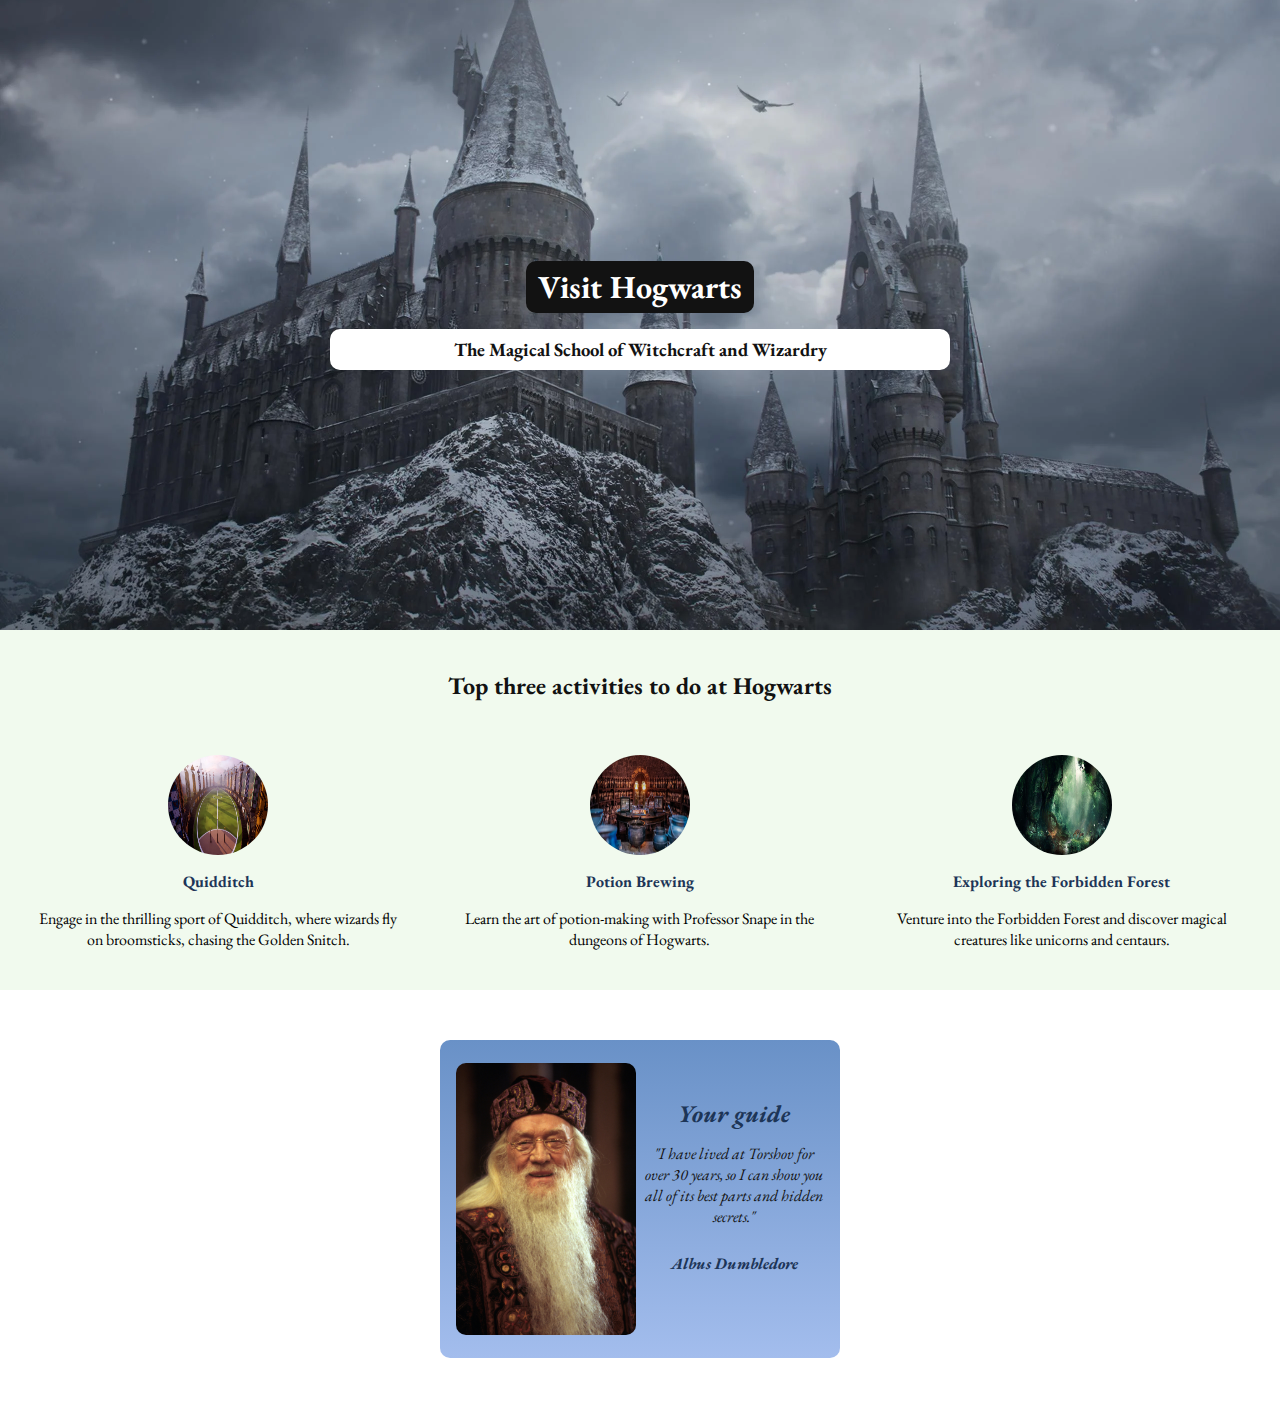
<file: 01-Hometown Homepage/index.html>
<!DOCTYPE html>
<html lang="en">
  <head>
    <meta charset="UTF-8" />
    <meta name="viewport" content="width=device-width, initial-scale=1.0" />
    <title>Hometown Homepage</title>
    <!-- Google Fonts -->
    <link rel="preconnect" href="https://fonts.googleapis.com" />
    <link rel="preconnect" href="https://fonts.gstatic.com" crossorigin />
    <link
      href="https://fonts.googleapis.com/css2?family=EB+Garamond:ital,wght@0,400..800;1,400..800&display=swap"
      rel="stylesheet"
    />

    <!-- Custom CSS -->
    <link rel="stylesheet" href="styles.css" />
  </head>
  <body>
    <!-- HERO SECTION -->
    <section id="hero">
      <div class="container">
        <h1 class="hero-title">Visit Hogwarts</h1>
        <h2 class="hero-subtitle">
          The Magical School of Witchcraft and Wizardry
        </h2>
      </div>
    </section>

    <!-- ACTIVITIES SECTION -->
    <section id="activities">
      <div class="container">
        <h3 class="activities-title">Top three activities to do at Hogwarts</h3>
        <section class="card-wrapper">
          <article class="card">
            <div class="card-img">
              <img
                src="./images/quidditch.jpg"
                alt="A Quidditch field with goalposts"
              />
            </div>

            <h4 class="activity-title">Quidditch</h4>
            <p class="activity-desc">
              Engage in the thrilling sport of Quidditch, where wizards fly on
              broomsticks, chasing the Golden Snitch.
            </p>
          </article>
          <article class="card">
            <div class="card-img">
              <img
                src="./images/potionbrewing.jpg"
                alt="A collection of potion bottles"
              />
            </div>

            <h4 class="activity-title">Potion Brewing</h4>
            <p class="activity-desc">
              Learn the art of potion-making with Professor Snape in the
              dungeons of Hogwarts.
            </p>
          </article>
          <article class="card">
            <div class="card-img">
              <img
                src="./images/forbiddenforest.jpg"
                alt="The dark and mysterious Forbidden Forest with magical creatures"
              />
            </div>

            <h4 class="activity-title">Exploring the Forbidden Forest</h4>
            <p class="activity-desc">
              Venture into the Forbidden Forest and discover magical creatures
              like unicorns and centaurs.
            </p>
          </article>
        </section>
      </div>
    </section>

    <!-- GUIDE SECTION -->
    <section id="guide">
      <div class="container">
        <div class="guide-content">
          <div class="guide-text">
            <h3 class="guide-title">Your guide</h3>
            <p class="guide-text">
              "I have lived at Torshov for over 30 years, so I can show you all
              of its best parts and hidden secrets."
            </p>
            <h4 class="guide-name">Albus Dumbledore</h4>
          </div>
          <div class="guide-img">
            <img
              src="./images/guide.jpg"
              class="guide-img"
              alt="Portrait of Albus Dumbledore, the wise headmaster of Hogwarts"
            />
          </div>
        </div>
      </div>
    </section>
  </body>
</html>
</file>
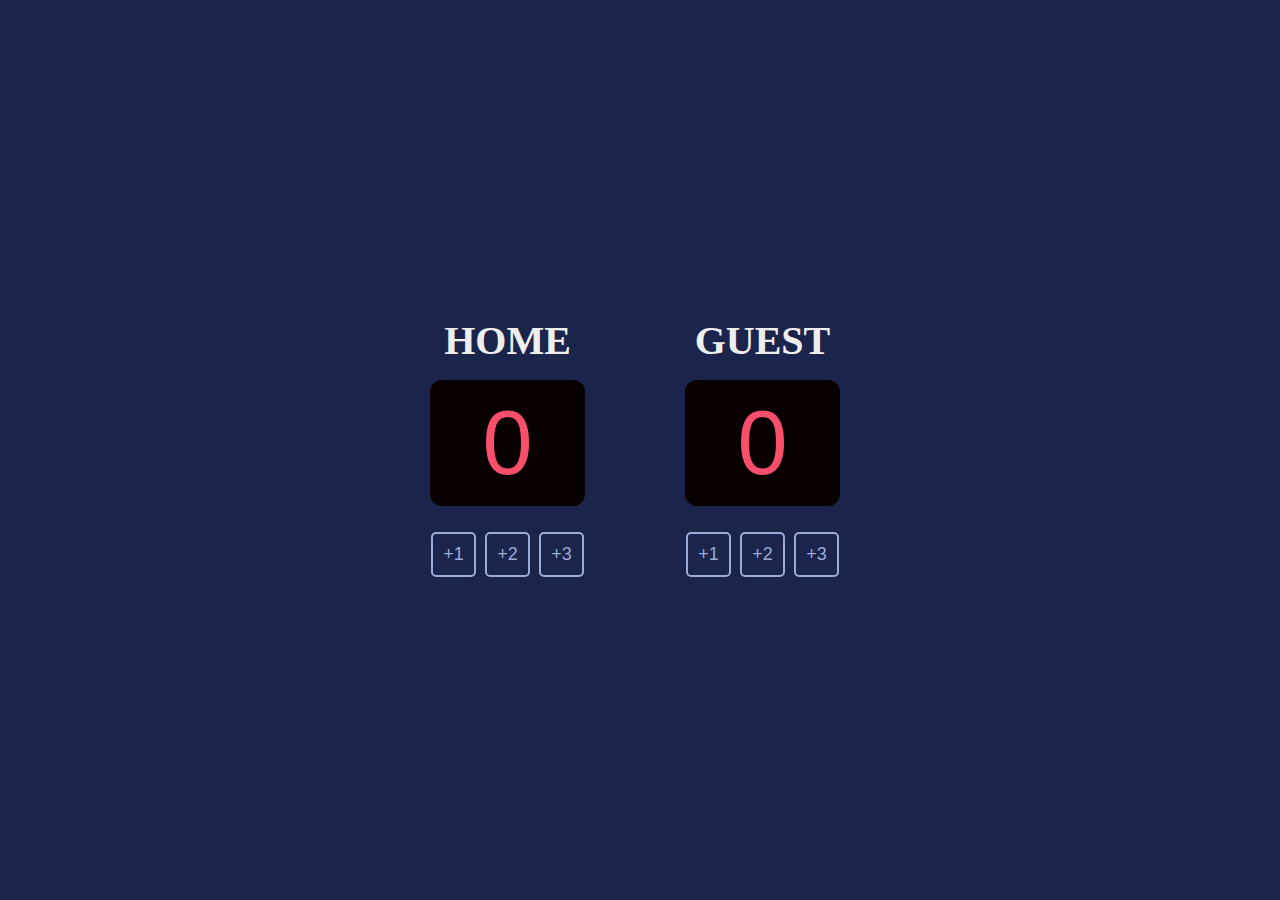
<file: 02-Basketball Scoreboard/index.html>
<!DOCTYPE html>
<html lang="en">
  <head>
    <meta charset="UTF-8" />
    <meta name="viewport" content="width=device-width, initial-scale=1.0" />
    <title>Basketball Scoreboard</title>
    <!-- Cursed Timer Ulil Font -->
    <link
      href="https://fonts.cdnfonts.com/css/cursed-timer-ulil"
      rel="stylesheet"
    />

    <!-- Custom CSS -->
    <link rel="stylesheet" href="styles.css" />
  </head>
  <body>
    <div class="container">
      <div class="boards">
        <div class="board">
          <h2 class="board-title">Home</h2>
          <div class="point">
            <p class="board-point home">0</p>
          </div>
          <div class="btn-group">
            <div class="btn-add home">+1</div>
            <div class="btn-add home">+2</div>
            <div class="btn-add home">+3</div>
          </div>
        </div>
        <div class="board">
          <h2 class="board-title">Guest</h2>
          <div class="point">
            <span class="board-point guest">0</span>
          </div>
          <div class="btn-group">
            <div class="btn-add guest">+1</div>
            <div class="btn-add guest">+2</div>
            <div class="btn-add guest">+3</div>
          </div>
        </div>
      </div>
    </div>
    <script src="./script.js"></script>
  </body>
</html>
</file>
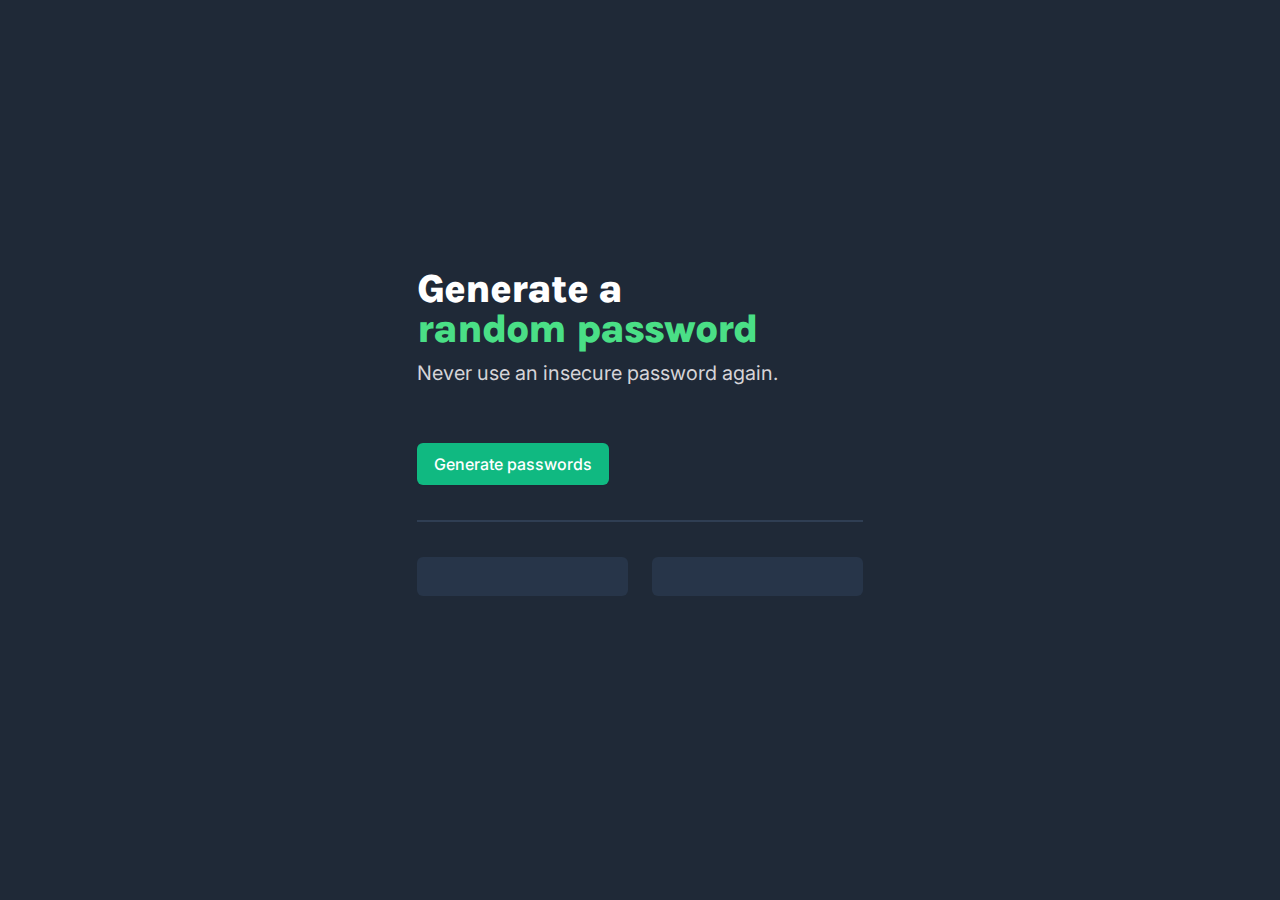
<file: 03-Password Generator/index.html>
<!DOCTYPE html>
<html lang="en">
  <head>
    <meta charset="UTF-8" />
    <meta name="viewport" content="width=device-width, initial-scale=1.0" />
    <title>Password Generator</title>
    <!-- Google Fonts -->
    <link rel="preconnect" href="https://fonts.googleapis.com" />
    <link rel="preconnect" href="https://fonts.gstatic.com" crossorigin />
    <link
      href="https://fonts.googleapis.com/css2?family=Inter:ital,opsz,wght@0,14..32,100..900;1,14..32,100..900&family=Karla:ital,wght@0,200..800;1,200..800&display=swap"
      rel="stylesheet"
    />

    <!-- Custom CSS -->
    <link rel="stylesheet" href="styles.css" />
  </head>
  <body>
    <main>
      <header>
        <h1 class="header-title">
          Generate a <span class="highlight">random password</span>
        </h1>
        <p class="header-subtitle">Never use an insecure password again.</p>
      </header>
      <section class="generator">
        <button class="generator-cta" id="btn-generate">Generate passwords</button>
      </section>
      <section class="result">
        <p class="result-display" id="opt-1"></p>
        <p class="result-display" id="opt-2"></p>
      </section>
    </main>
    <script src="./script.js"></script>
  </body>
</html>
</file>
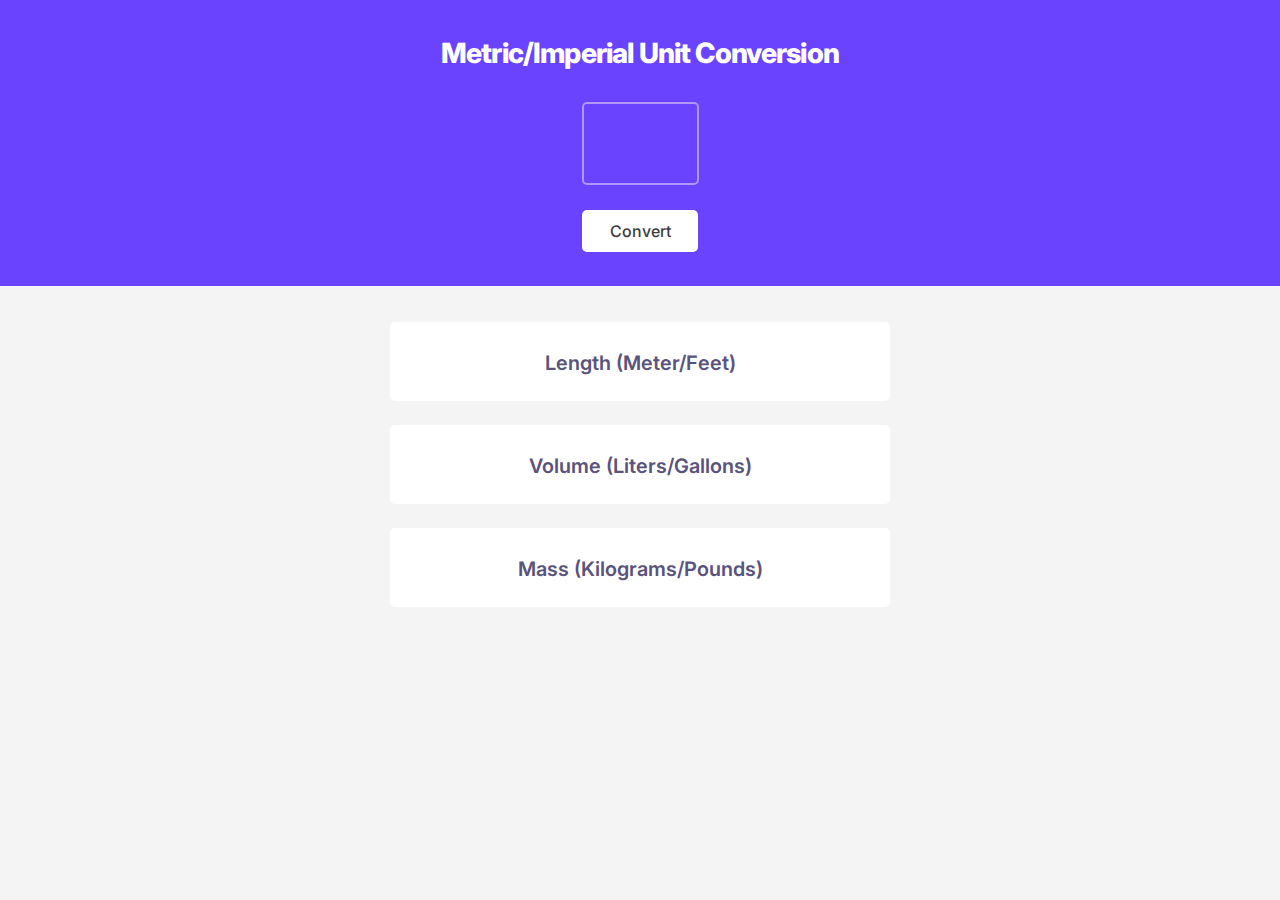
<file: 04-Unit Converter/index.html>
<!DOCTYPE html>
<html lang="en">
  <head>
    <meta charset="UTF-8" />
    <meta name="viewport" content="width=device-width, initial-scale=1.0" />
    <title>Unit Converter</title>

    <!-- Google Fonts -->
    <link rel="preconnect" href="https://fonts.googleapis.com" />
    <link rel="preconnect" href="https://fonts.gstatic.com" crossorigin />
    <link
      href="https://fonts.googleapis.com/css2?family=Inter:ital,opsz,wght@0,14..32,100..900;1,14..32,100..900&display=swap"
      rel="stylesheet"
    />

    <!-- Custom CSS -->
    <link rel="stylesheet" href="styles.css" />
  </head>
  <body>
    <main>
      <form id="myForm">
        <header>
          <h1>Metric/Imperial Unit Conversion</h1>
          <input type="number" name="input" id="input" />
          <button type="submit" id="btn-convert">Convert</button>
        </header>
      </form>
      <section class="output">
        <article class="card">
          <h2>Length (Meter/Feet)</h2>
          <p id="length"></p>
        </article>
        <article class="card">
          <h2>Volume (Liters/Gallons)</h2>
          <p id="volume"></p>
        </article>
        <article class="card">
          <h2>Mass (Kilograms/Pounds)</h2>
          <p id="mass"></p>
        </article>
      </section>
    </main>
    <script src="./script.js"></script>
  </body>
</html>
</file>
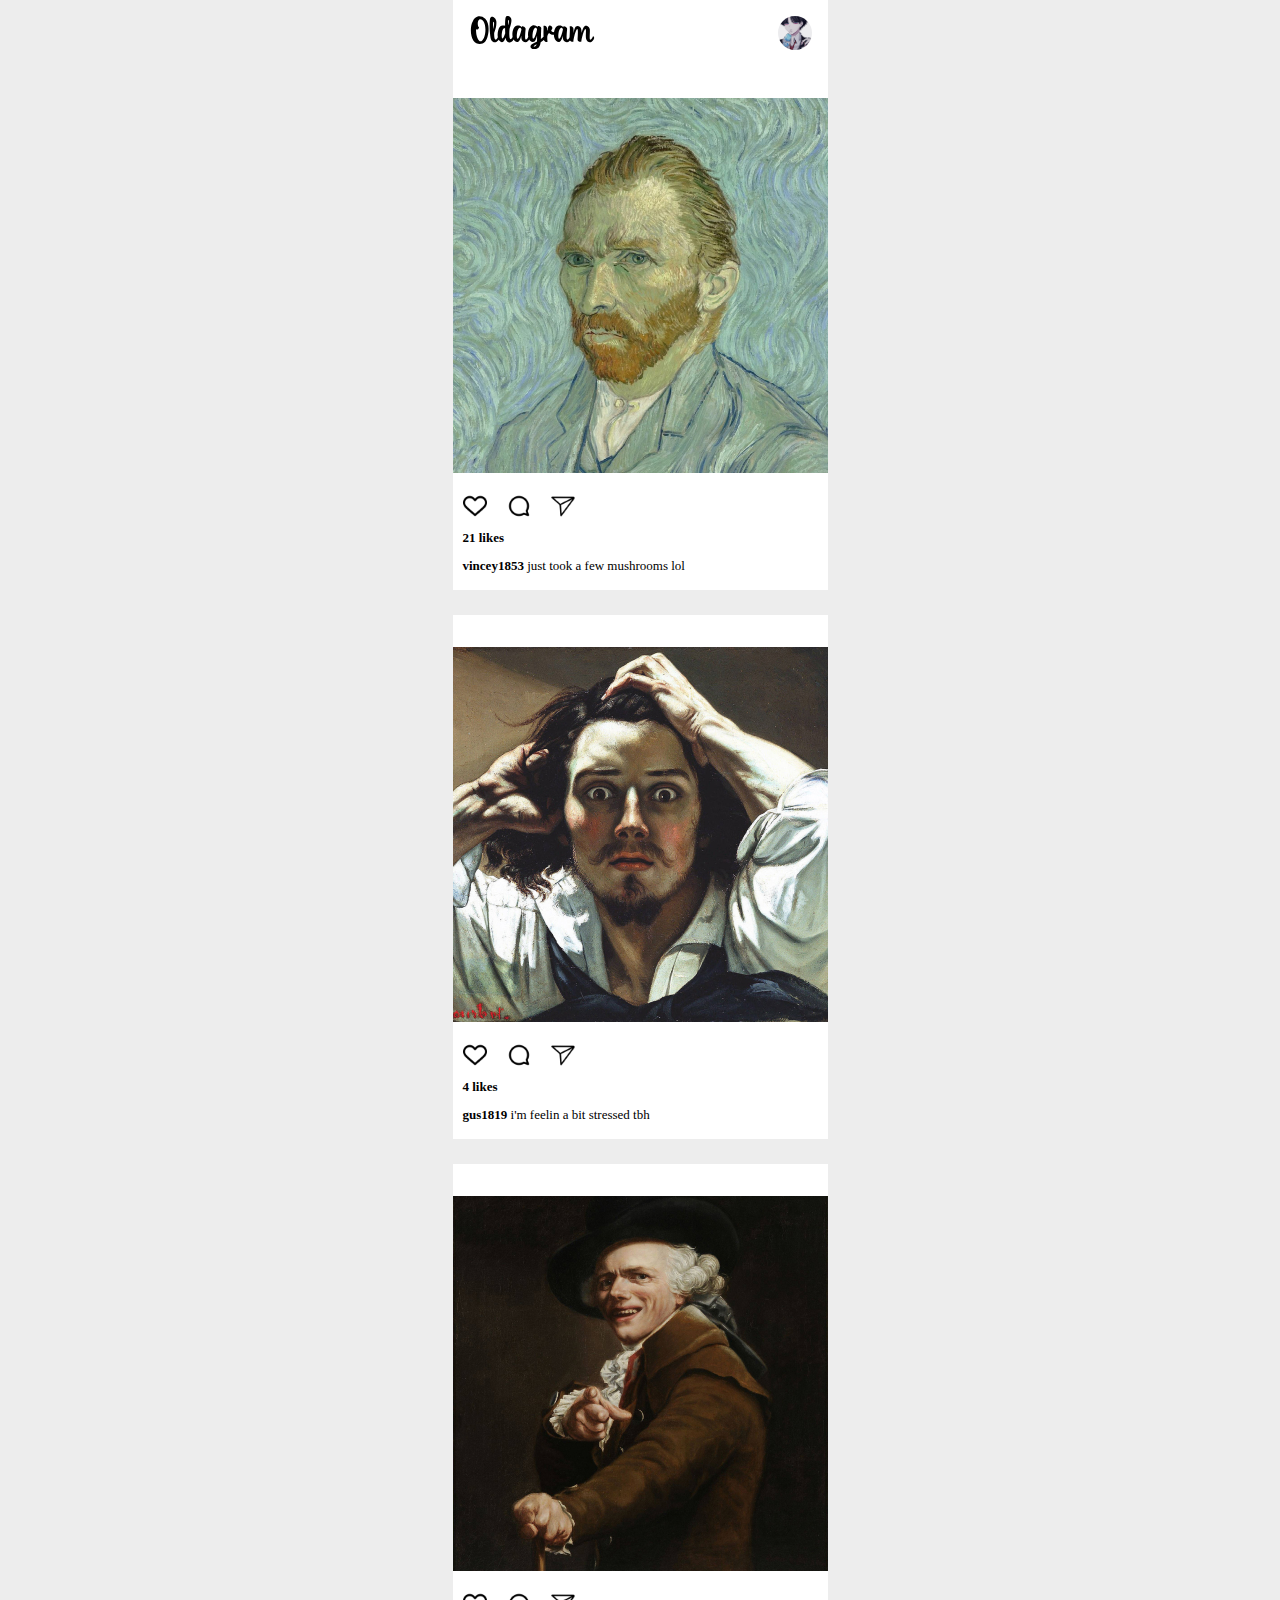
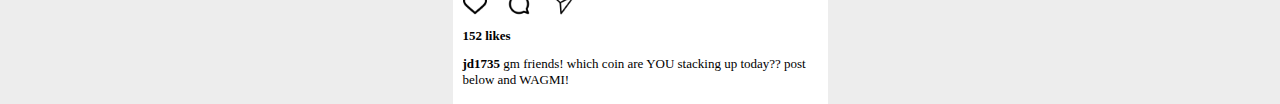
<file: 05-Oldagram/index.html>
<!DOCTYPE html>
<html lang="en">
  <head>
    <meta charset="UTF-8" />
    <meta name="viewport" content="width=device-width, initial-scale=1.0" />
    <title>Oldagram</title>

    <!-- Google Fonts -->
    <link rel="preconnect" href="https://fonts.googleapis.com" />
    <link rel="preconnect" href="https://fonts.gstatic.com" crossorigin />
    <link
      href="https://fonts.googleapis.com/css2?family=Source+Sans+3:ital,wght@0,200..900;1,200..900&display=swap"
      rel="stylesheet"
    />

    <!-- Custom CSS -->
    <link rel="stylesheet" href="styles.css" />

    <!-- Custom JS -->
    <script src="./script.js" defer></script>
  </head>
  <body>
    <div class="container">
      <header>
        <nav>
          <a href="#" class="nav-brand">
            <img src="./images/logo.svg" alt="Oldargram logo" />
          </a>
          <div class="nav-profile">
            <img src="./images/avatar.jpg" alt="Avatar" />
          </div>
        </nav>
      </header>
      <main></main>
    </div>
  </body>
</html>
</file>
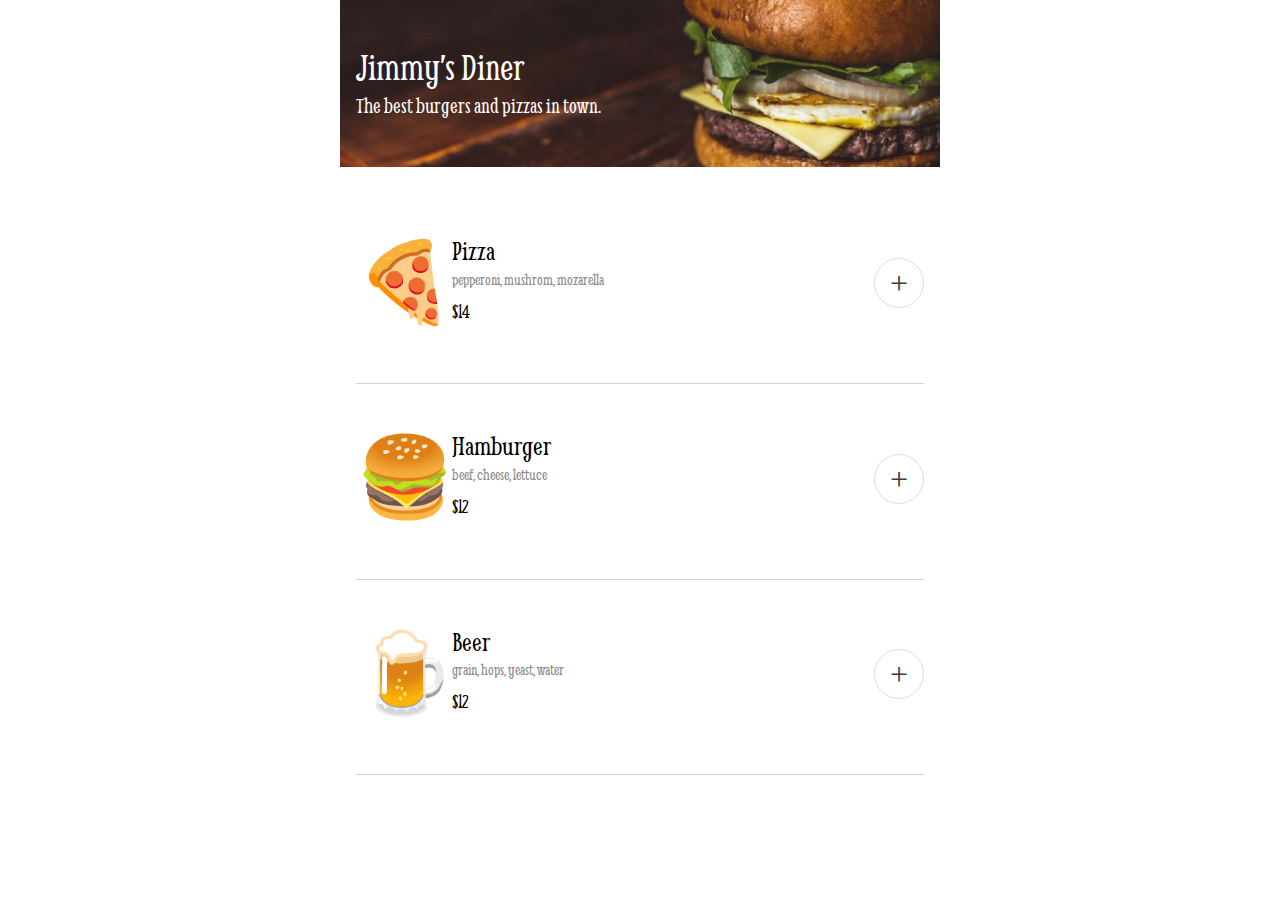
<file: 06-Restaurant Ordering App/index.html>
<!DOCTYPE html>
<html lang="en">
  <head>
    <meta charset="UTF-8" />
    <meta name="viewport" content="width=device-width, initial-scale=1.0" />
    <title>Mobile Restaurant Ordering App</title>

    <!-- Google Fonts -->
    <link rel="preconnect" href="https://fonts.googleapis.com" />
    <link rel="preconnect" href="https://fonts.gstatic.com" crossorigin />
    <link
      href="https://fonts.googleapis.com/css2?family=Smythe&display=swap"
      rel="stylesheet"
    />

    <!-- Custom CSS -->
    <link rel="stylesheet" href="styles.css" />

    <!-- Custom JS -->
    <script src="./script.js" defer></script>
  </head>
  <body>
    <header class="header container">
      <h1>Jimmy’s Diner</h1>
      <p>The best burgers and pizzas in town.</p>
    </header>
    <main class="container"></main>
    <div id="modal" class="modal">
      <div class="modal-content">
        <h2 class="modal-title">Enter card details</h2>
        <form id="myform">
          <div class="form-group">
            <label for="name" class="sr-only">Name</label>
            <input
              type="text"
              name="name"
              id="name"
              placeholder="Enter your name"
              required
            />
          </div>
          <div class="form-group">
            <label for="card" class="sr-only">Card Number</label>
            <input
              type="number"
              name="card"
              id="card"
              placeholder="Enter card number"
              required
            />
          </div>
          <div class="form-group">
            <label for="cvv" class="sr-only">CVV</label>
            <input
              type="number"
              name="cvv"
              id="cvv"
              placeholder="Enter CVV"
              required
            />
          </div>
          <button type="submit" class="btn-payment">Pay</button>
        </form>
      </div>
    </div>
  </body>
</html>
</file>
<file: 01-Hometown Homepage/styles.css>
* {
  margin: 0;
  padding: 0;
  box-sizing: border-box;
}

html {
  font-family: 'EB Garamond', serif;
}

body {
  min-height: 100vh;
}

img {
  display: block;
  width: 100%;
  height: 100%;
}

.container {
  width: 100%;
  padding-inline: 16px;
}

#hero {
  height: 70vh;
  background-image: url('./images/hogwart.webp');
  background-position: center;
  background-size: cover;
  display: grid;
  place-items: center;
  text-align: center;
}

.hero-title {
  max-width: max-content;
  margin-inline: auto;
  margin-bottom: 16px;
  padding: 5px 12px;
  color: #ffffff;
  background-color: #121212;
  border-radius: 10px;
  font-size: clamp(28px, 5vw, 32px);
}

.hero-subtitle {
  width: 50%;
  margin-inline: auto;
  padding: 8px 28px;
  color: #121212;
  background-color: #ffffff;
  border-radius: 10px;
  font-size: 18.72px;
}

#activities {
  background-color: #f1faee;
  padding-block: 40px;
}

.activities-title {
  margin-bottom: 54px;
  color: #121212;
  font-size: 24px;
  text-align: center;
}

.card-wrapper {
  display: grid;
  grid-template-columns: 1fr;
  gap: 25px;
}

.card {
  padding-inline: 12px;
  display: flex;
  flex-direction: column;
  align-items: center;
  text-align: center;
  gap: 16px;
}

.card-img {
  width: 100px;
  height: 100px;
  border-radius: 50%;
  overflow: hidden;
}

.activity-title {
  color: #1d3557;
  font-size: 16px;
}

#guide {
  width: 400px;
  margin: 50px auto;
  background-image: linear-gradient(to top, #a3bded 0%, #6991c7 100%);
  border-radius: 10px;
}

.guide-content {
  display: flex;
  flex-direction: column;
  gap: 8px;
  padding: 16px;
  height: 100%;
}

.guide-text {
  order: 2;
}

.guide-title {
  color: #1d3557;
  text-align: center;
  font-size: 24px;
  margin-bottom: 14px;
}

.guide-text {
  color: #121212;
  text-align: center;
  font-size: 16px;
  font-style: italic;
  margin-bottom: 26px;
}

.guide-name {
  color: #1d3557;
  text-align: center;
  font-size: 16px;
}

.guide-img {
  width: 100%;
  border-radius: 10px;
}

@media screen and (min-width: 1280px) {
  .container {
    max-width: 1240px;
    margin-inline: auto;
    padding: 0;
  }

  .card-wrapper {
    grid-template-columns: repeat(3, 1fr);
  }

  .guide-content {
    flex-direction: row;
    align-items: center;
    padding-block: 23px;
  }

  .guide-img {
    width: 180px;
  }
}
</file>
<file: 02-Basketball Scoreboard/styles.css>
:root {
  --white-clr: #eee;
  --black-clr: #080001;
  --red-clr: #f94f6d;
  --light-blue-clr: #9aabd8;
  --navy-blue-clr: #1b244a;

  --ff-score: 'Cursed Timer ULiL', sans-serif;
}

* {
  margin: 0;
  padding: 0;
  box-sizing: border-box;
}

body {
  min-height: 100vh;
  background-color: var(--navy-blue-clr);
  display: grid;
  place-items: center;
}

.container {
  width: 100%;
  padding-inline: 16px;
}

.boards {
  display: flex;
  flex-direction: column;
  gap: 32px;
}

.board-title {
  color: var(--white-clr);
  font-family: Verdana;
  font-size: 40px;
  font-weight: 700;
  text-align: center;
  text-transform: uppercase;
  line-height: 35.893px;
  margin-bottom: 21px;
}

.point {
  min-width: 155px;
  max-width: max-content;
  width: 100%;
  margin-inline: auto;
  margin-bottom: 26px;
  background-color: var(--black-clr);
  border-radius: 12px;
  display: grid;
  place-items: center;
}

.board-point {
  color: var(--red-clr);
  text-align: center;
  font-family: var(--ff-score);
  font-size: 90px;
  line-height: 126.666px;
}

.btn-group {
  display: flex;
  align-items: center;
  justify-content: center;
  gap: 9px;
}

.btn-add {
  width: 45px;
  height: 45px;
  display: grid;
  place-items: center;
  background-color: transparent;
  border: 2px solid var(--light-blue-clr);
  border-radius: 5px;
  cursor: pointer;
  color: var(--light-blue-clr);
  text-align: center;
  font-family: var(--ff-score);
  font-size: 18px;
  font-style: normal;
  font-weight: 400;
  line-height: 27.812px;
}

@media screen and (min-width: 768px) {
  .container {
    max-width: 420px;
    margin-inline: auto;
    padding-inline: 0;
  }

  .boards {
    flex-direction: row;
    gap: 100px;
  }
}
</file>
<file: 03-Password Generator/styles.css>
* {
  margin: 0;
  padding: 0;
  box-sizing: border-box;
}

body {
  min-height: 100vh;
  font-family: 'Inter', sans-serif;
  display: grid;
  place-items: center;
  background-color: #1f2937;
}

.header-title {
  font-family: 'Karla', sans-serif;
  color: #ffffff;
  font-family: Karla;
  font-size: 2.5rem;
  font-weight: 800;
  line-height: 40px;
  letter-spacing: -1px;
  margin-bottom: 10px;
}

.highlight {
  color: #4adf86;
  display: block;
}

.header-subtitle {
  color: #d5d4d8;
  font-size: 1.25rem;
  line-height: 28px;
  margin-bottom: 21px;
}

.generator {
  border-bottom: 2px solid #2f3e53;
  padding-block: 35px;
}

.generator-cta {
  display: inline-flex;
  padding: 9px 17px;
  justify-content: center;
  align-items: center;
  gap: 12px;
  color: #ffffff;
  background: #10b981;
  border: none;
  border-radius: 6px;
  box-shadow: 0px 1px 2px 0px rgba(0, 0, 0, 0.05);
  font-family: Inter;
  font-size: 1rem;
  font-weight: 500;
  line-height: 24px;
  cursor: pointer;
}

.result {
  padding-block: 35px;
  display: grid;
  grid-template-columns: repeat(2, 1fr);
  gap: 24px;
}

.result-display {
  width: 211px;
  height: 39px;
  border-radius: 6px;
  background: #273549;
  color: #55f991;
  font-size: 1rem;
  font-style: normal;
  font-weight: 500;
  line-height: 32px;
  text-align: center;
}
</file>
<file: 04-Unit Converter/styles.css>
* {
  margin: 0;
  padding: 0;
  box-sizing: border-box;
  font-family: Inter;
}

body {
  background-color: #f4f4f4;
}

header {
  padding-block: 34px;
  background-color: #6943ff;
  display: flex;
  flex-direction: column;
  align-items: center;
  gap: 25px;
}

header h1 {
  color: #fff;
  font-size: 1.75rem;
  font-weight: 800;
  line-height: 38px;
  letter-spacing: -0.84px;
  padding-bottom: 5px;
}

header input {
  width: 117px;
  height: 83px;
  background-color: transparent;
  border: 2px solid #b295ff;
  border-radius: 5px;
  outline: none;
  color: #fff;
  text-align: center;
  font-family: Inter;
  font-size: 58px;
  font-style: normal;
  font-weight: 800;
  line-height: 24.393px;
}

#btn-convert {
  display: inline-flex;
  padding: 9px 27.5px;
  justify-content: center;
  align-items: center;
  background: #fff;
  border: none;
  border-radius: 5px;
  color: #3d3d3d;
  font-size: 1rem;
  font-style: normal;
  font-weight: 500;
  line-height: 24px;
}

.output {
  display: grid;
  gap: 24px;
  padding-block: 36px;
}

.card {
  max-width: 500px;
  width: 90%;
  margin-inline: auto;
  padding-block: 31px 19px;
  display: flex;
  flex-direction: column;
  align-items: center;
  gap: 9px;
  border-radius: 5px;
  background: var(--white, #fff);
}

.card h2 {
  color: #5a537b;
  font-size: 1.25rem;
  font-style: normal;
  font-weight: 600;
  line-height: 20px;
}

.card p {
  color: #353535;
  font-size: 14px;
  line-height: 20px;
}
</file>
<file: 05-Oldagram/styles.css>
* {
  margin: 0;
  padding: 0;
  box-sizing: border-box;
}

body {
  min-height: 100vh;
  background-color: #ededed;
  font-family: 'Source Sans Pro';
}

img {
  display: block;
  width: 100%;
  height: 100%;
}

.container {
  max-width: 375px;
  width: 100%;
  margin-inline: auto;
}

header {
  padding: 16px;
  background-color: #ffffff;
}

nav {
  display: flex;
  align-items: center;
  justify-content: space-between;
}

.nav-brand {
  width: 127px;
  height: 33.02px;
}

.nav-profile {
  width: 34px;
  height: 34px;
  border-radius: 50%;
  overflow: hidden;
}

.post-wrapper {
  display: grid;
  gap: 25px;
}

.post {
  background-color: #ffffff;
}

.post-header {
  display: flex;
  align-items: center;
  column-gap: 7px;
  padding: 10px;
}

.post-avatar {
  width: 34px;
  height: 34px;
  border-radius: 50%;
  overflow: hidden;
}

.post-author h2 {
  color: #000;
  font-size: 13px;
}

.post-author p {
  color: #000;
  font-size: 12px;
}

.post-content {
  display: grid;
  gap: 12px;
  padding: 21px 10px 16px;
}

.icons {
  display: flex;
  align-items: center;
  gap: 20px;
}

.icon {
  width: 24px;
  height: 24px;
  cursor: pointer;
  transition: opacity 0.4s ease;

  &:hover {
    opacity: 0.6;
  }
}

.likes {
  color: #000;
  font-size: 13px;
  font-weight: 700;
}

.post-caption {
  color: #000;
  font-size: 13px;
}

.post-caption span {
  font-weight: 700;
}
</file>
<file: 06-Restaurant Ordering App/styles.css>
* {
  margin: 0;
  padding: 0;
  box-sizing: border-box;
}

body {
  min-height: 100vh;
  font-family: 'Smythe', system-ui;
}

li {
  list-style-type: none;
}

.container {
  max-width: 600px;
  width: 100%;
  margin-inline: auto;
  padding-inline: 16px;
}

.header {
  background-image: url('./images/bg.png');
  background-position: center;
  background-size: cover;
  height: 167px;
  display: flex;
  flex-direction: column;
  justify-content: center;
  gap: 20px;
}

header h1 {
  color: #fff;
  font-size: 39px;
  font-style: normal;
  font-weight: 400;
  line-height: 24px;
}

header p {
  color: #fff;
  font-size: 22.422px;
  line-height: 13.798px;
}

.menus {
  display: grid;
  gap: 45px;
  margin-top: 67px;
}

.item {
  display: flex;
  align-items: center;
  padding-bottom: 51px;
  border-bottom: 1px solid #d2d2d2;
}

.item-graphic {
  font-family: Inter;
  font-size: 78.72px;
  font-style: normal;
  font-weight: 400;
  line-height: 98.4px;
  letter-spacing: -1.574px;
}

.item-content {
  flex: 1;
  display: grid;
  gap: 8px;
}

.item-title {
  color: #000;
  font-size: 28px;
  font-weight: 400;
  line-height: 16.8px;
}

.item-description {
  color: #8b8b8b;
  font-size: 16px;
  line-height: 24px;
}

.item-price {
  color: #000;
  font-size: 20px;
  font-weight: 400;
  line-height: 24px;
}

.item-cta {
  width: 50px;
  height: 50px;
  background-color: transparent;
  border-radius: 50%;
  border: 1.5px solid #dedede;
  cursor: pointer;
  color: #3c3c3c;
  text-align: center;
  font-family: Inter;
  font-size: 32px;
  font-style: normal;
  font-weight: 200;
  line-height: 24px; /* 75% */
}

.order-wrapper {
  margin-top: 45px;
}

.order-item-wrapper {
  margin-top: 64px;
  display: grid;
  gap: 9px;
  padding-bottom: 31px;
  border-bottom: 2px solid #393333;
}

.order-item {
  display: flex;
  align-items: center;
  justify-content: space-between;
}

.order-item-header {
  display: flex;
  align-items: center;
  gap: 13px;
}

.order-title {
  color: #000;
  font-size: 28px;
  font-style: normal;
  font-weight: 400;
  line-height: 16.8px;
  text-align: center;
}

.order-item-remove-btn {
  background-color: transparent;
  border: none;
  color: #bbb;
  font-family: Verdana;
  font-size: 12px;
  font-style: normal;
  font-weight: 400;
  line-height: 24px;
}

.total-wrapper {
  display: grid;
  grid-template-columns: repeat(2, 1fr);
  row-gap: 53px;
  margin-top: 14px;
  margin-bottom: 53px;
}

.total-price-title {
  color: #0e0e0e;
  font-size: 28px;
  font-weight: 400;
  line-height: 24px;
}

.total-wrapper .item-price {
  text-align: end;
}

.total-wrapper .btn-payment {
  grid-column: 1/3;
  padding-block: 18px 18px;
  background: #16db99;
  border: none;
  border-radius: 3px;
  box-shadow: 0px 1px 2px 0px rgba(0, 0, 0, 0.05);
  color: #ffffff;
  font-family: Verdana;
  font-size: 16px;
  font-style: normal;
  font-weight: 700;
  line-height: 24px;
}

/* Modal Container */
.modal {
  display: none;
  position: fixed;
  z-index: 1;
  left: 0;
  top: 0;
  width: 100%;
  height: 100%;
  overflow: hidden;
}

.modal-content {
  max-width: 600px;
  width: 90%;
  margin: 30% auto;
  padding: 20px;
  background: #ffffff;
  border-radius: 3.89px;
  box-shadow: rgba(0, 0, 0, 0.25) 0px 54px 55px,
    rgba(0, 0, 0, 0.12) 0px -12px 30px, rgba(0, 0, 0, 0.12) 0px 4px 6px,
    rgba(0, 0, 0, 0.17) 0px 12px 13px, rgba(0, 0, 0, 0.09) 0px -3px 5px;
}

.modal-title {
  color: #000;
  font-family: Verdana;
  font-size: 24px;
  font-style: normal;
  font-weight: 700;
  line-height: 31.119px;
  margin-bottom: 46px;
}

.modal-content input {
  width: 100%;
  padding: 17px 27px 14px 27px;
  border-radius: 4px;
  border: 1px solid #757575;
  margin-bottom: 23px;
  color: #757575;
  font-family: Verdana;
  font-size: 20px;
  font-style: normal;
  font-weight: 400;
  line-height: 31.119px;
}

.modal-content .btn-payment {
  width: 100%;
  padding-block: 18px 18px;
  margin-top: 23px;
  background: #16db99;
  border: none;
  border-radius: 3px;
  box-shadow: 0px 1px 2px 0px rgba(0, 0, 0, 0.05);
  color: #ffffff;
  font-family: Verdana;
  font-size: 16px;
  font-style: normal;
  font-weight: 700;
  line-height: 24px;
}

.sr-only {
  position: absolute;
  width: 1px;
  height: 1px;
  margin: -1px;
  padding: 0;
  overflow: hidden;
  clip: rect(0, 0, 0, 0);
  border: 0;
}

.success {
  display: none;
  width: 100%;
  padding: 51px 29px;
  margin: 45px auto;
  background: #ecfdf5;
  border-radius: 3px;
  color: #065f46;
  font-size: 32px;
  line-height: 32px;
}
</file>
